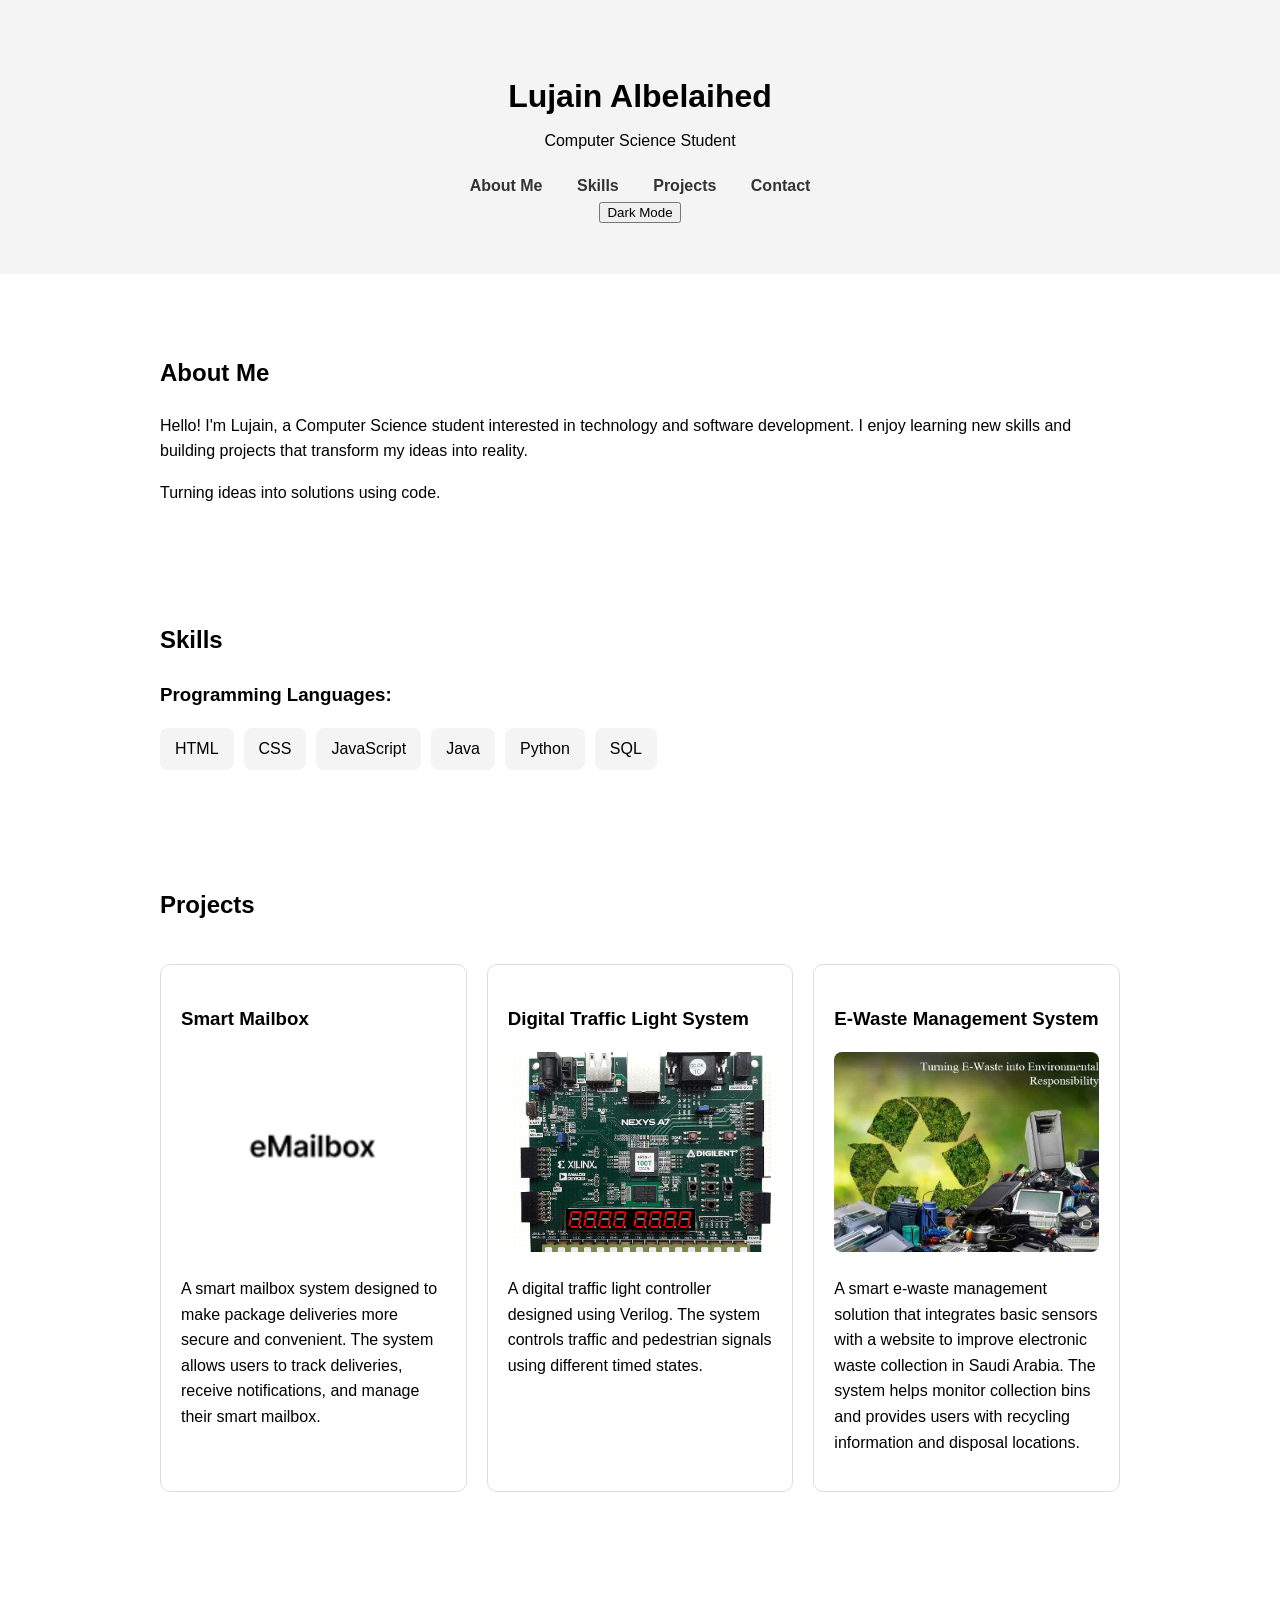
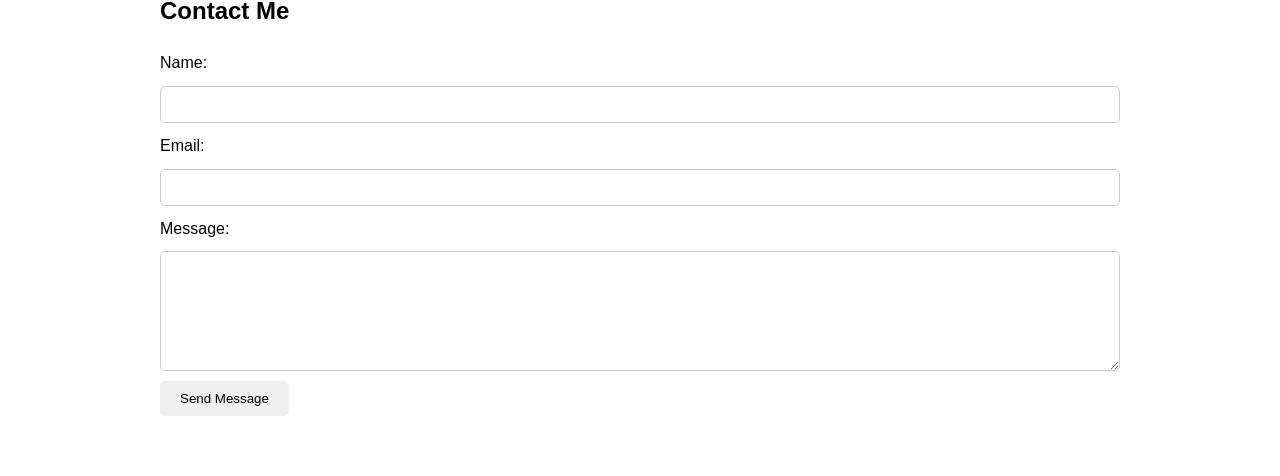
<file: index.html>
<!DOCTYPE html>
<html lang="en">

<head>
    <meta charset="UTF-8">
    <meta name="viewport" content="width=device-width, initial-scale=1.0">
    <title>Lujain's Portfolio</title>
    <link rel="stylesheet" href="css/styles.css">
</head>

<body>
    <header>
        <h1>Lujain Albelaihed</h1>
        <p>Computer Science Student</p>

        <nav>
            <a href="#about">About Me</a>
            <a href="#skills">Skills</a>
            <a href="#projects">Projects</a>
            <a href="#contact">Contact</a>
        </nav>

        <button id="theme-toggle">Dark Mode</button>

    </header>
    <main>

        <section id="about">
            <h2>About Me</h2>

            <p>
                Hello! I'm Lujain, a Computer Science student interested in
                technology and software development. I enjoy learning new skills
                and building projects that transform my ideas into reality.
            </p>

            <p>Turning ideas into solutions using code.</p>
        </section>

        <section id="skills">
            <h2>Skills</h2>
            <h3>Programming Languages:</h3>
            <ul>
                <li>HTML</li>
                <li>CSS</li>
                <li>JavaScript</li>
                <li>Java</li>
                <li>Python</li>
                <li>SQL</li>
            </ul>
        </section>

        <section id="projects">
            <h2>Projects</h2>
            <div class="project">
                <h3>Smart Mailbox</h3>

                <img src="assets/images/smart-mailbox.jpg" alt="Smart Mailbox Project">

                <p>
                    A smart mailbox system designed to make package deliveries
                    more secure and convenient. The system allows users to track
                    deliveries, receive notifications, and manage their smart mailbox.
                </p>
            </div>
            <div class="project">
                <h3>Digital Traffic Light System</h3>

                <img src="assets/images/traffic-light.gif" alt="Digital Traffic Light System Project">

                <p>
                    A digital traffic light controller designed using Verilog.
                    The system controls traffic and pedestrian signals using
                    different timed states.
                </p>
            </div>
            <div class="project">
                <h3>E-Waste Management System</h3>

                <img src="assets/images/e-waste.jpeg" alt="E-Waste Management System Project">

                <p>
                    A smart e-waste management solution that integrates basic sensors
                    with a website to improve electronic waste collection in Saudi Arabia.
                    The system helps monitor collection bins and provides users with
                    recycling information and disposal locations.
                </p>
            </div>
        </section>

        <section id="contact">
            <h2>Contact Me</h2>

            <form>
                <label for="name">Name:</label>
                <input type="text" id="name" name="name">

                <label for="email">Email:</label>
                <input type="email" id="email" name="email">

                <label for="message">Message:</label>
                <textarea id="message" name="message"></textarea>

                <button type="submit">Send Message</button>
            </form>
        </section>

    </main>

    <button id="back-to-top">Back to Top</button>

    <script src="js/script.js"></script>
</body>

</html>
</file>
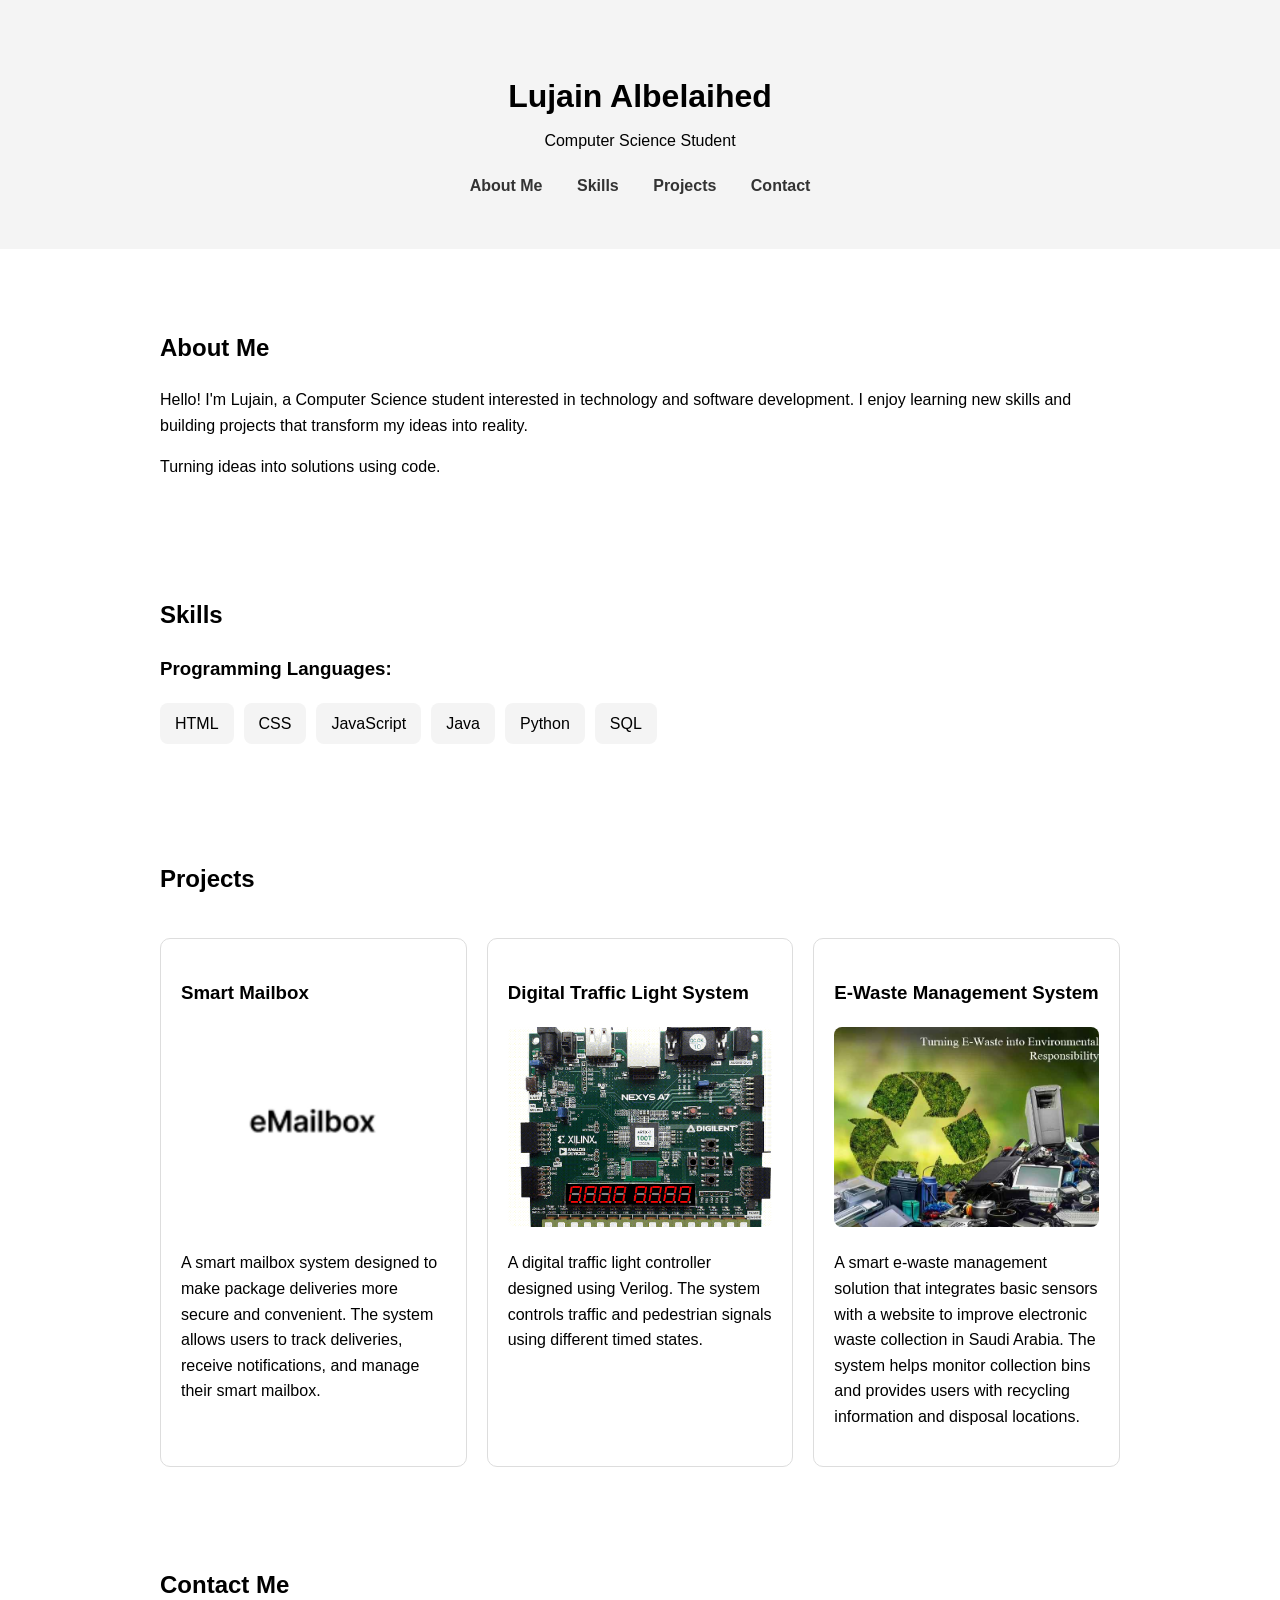
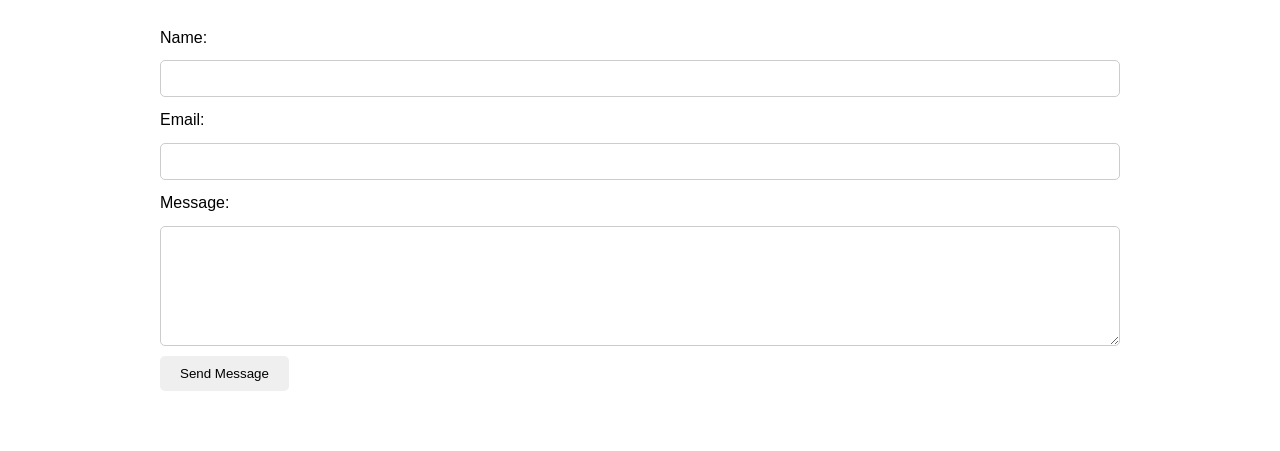
<file: assignment-1/index.html>
<!DOCTYPE html>
<html lang="en">

<head>
    <meta charset="UTF-8">
    <meta name="viewport" content="width=device-width, initial-scale=1.0">
    <title>Lujain's Portfolio</title>
    <link rel="stylesheet" href="css/styles.css">
</head>

<body>
    <header>
        <h1>Lujain Albelaihed</h1>
        <p>Computer Science Student</p>

        <nav>
            <a href="#about">About Me</a>
            <a href="#skills">Skills</a>
            <a href="#projects">Projects</a>
            <a href="#contact">Contact</a>
        </nav>
    </header>
    <main>

        <section id="about">
            <h2>About Me</h2>

            <p>
                Hello! I'm Lujain, a Computer Science student interested in
                technology and software development. I enjoy learning new skills
                and building projects that transform my ideas into reality.
            </p>

            <p>Turning ideas into solutions using code.</p>
        </section>

        <section id="skills">
            <h2>Skills</h2>
            <h3>Programming Languages:</h3>
            <ul>
                <li>HTML</li>
                <li>CSS</li>
                <li>JavaScript</li>
                <li>Java</li>
                <li>Python</li>
                <li>SQL</li>
            </ul>
        </section>

        <section id="projects">
            <h2>Projects</h2>
            <div class="project">
                <h3>Smart Mailbox</h3>

                <img src="assets/images/smart-mailbox.jpg" alt="Smart Mailbox Project">

                <p>
                    A smart mailbox system designed to make package deliveries
                    more secure and convenient. The system allows users to track
                    deliveries, receive notifications, and manage their smart mailbox.
                </p>
            </div>
            <div class="project">
                <h3>Digital Traffic Light System</h3>

                <img src="assets/images/traffic-light.gif" alt="Digital Traffic Light System Project">

                <p>
                    A digital traffic light controller designed using Verilog.
                    The system controls traffic and pedestrian signals using
                    different timed states.
                </p>
            </div>
            <div class="project">
                <h3>E-Waste Management System</h3>

                <img src="assets/images/e-waste.jpeg" alt="E-Waste Management System Project">

                <p>
                    A smart e-waste management solution that integrates basic sensors
                    with a website to improve electronic waste collection in Saudi Arabia.
                    The system helps monitor collection bins and provides users with
                    recycling information and disposal locations.
                </p>
            </div>
        </section>

        <section id="contact">
            <h2>Contact Me</h2>

            <form>
                <label for="name">Name:</label>
                <input type="text" id="name" name="name">

                <label for="email">Email:</label>
                <input type="email" id="email" name="email">

                <label for="message">Message:</label>
                <textarea id="message" name="message"></textarea>

                <button type="submit">Send Message</button>
            </form>
        </section>

    </main>
</body>

</html>
</file>
<file: css/styles.css>
* {
    box-sizing: border-box;
}

body {
    margin: 0;
    font-family: Arial, sans-serif;
    line-height: 1.6;
}

header {
    text-align: center;
    background-color: #f4f4f4;
    padding: 50px 20px;
}

main {
    max-width: 1000px;
    margin: auto;
    padding: 20px;
}

section {
    padding: 40px 0;
}
header h1 {
    margin-bottom: 5px;
}

header p {
    margin-top: 0;
}

nav {
    margin-top: 20px;
}

nav a {
    text-decoration: none;
    margin: 0 15px;
    color: #333;
    font-weight: bold;
}

nav a:hover {
    text-decoration: underline;
}

#skills ul {
    list-style: none;
    padding: 0;
    display: flex;
    flex-wrap: wrap;
    gap: 10px;
}

#skills li {
    background-color: #f4f4f4;
    padding: 8px 15px;
    border-radius: 8px;
}

#projects {
    display: flex;
    flex-wrap: wrap;
    gap: 20px;
}

#projects h2 {
    width: 100%;
}

.project {
    flex: 1;
    min-width: 250px;
    border: 1px solid #ddd;
    border-radius: 10px;
    padding: 20px;
}

.project img {
    width: 100%;
    height: 200px;
    object-fit: cover;
    border-radius: 8px;
}


form {
    display: flex;
    flex-direction: column;
    gap: 10px;
}

form input,
form textarea {
    width: 100%;
    padding: 10px;
    border: 1px solid #ccc;
    border-radius: 5px;
    font-family: inherit;
}

form textarea {
    min-height: 120px;
    resize: vertical;
}

form button {
    padding: 10px 20px;
    border: none;
    border-radius: 5px;
    cursor: pointer;
    width: fit-content;
}

body.dark-mode {
    background-color: #1e1e1e;
    color: #f4f4f4;
}

body.dark-mode header {
    background-color: #2b2b2b;
}

body.dark-mode nav a {
    color: #f4f4f4;
}

body.dark-mode #skills li {
    background-color: #333;
}

body.dark-mode .project {
    border-color: #555;
}

#back-to-top {
    display: none;
    position: fixed;
    bottom: 20px;
    right: 20px;
    padding: 10px 15px;
    border: none;
    border-radius: 5px;
    cursor: pointer;
}

@media (max-width: 768px) {
    header {
        padding: 30px 15px;
    }

    nav {
        display: flex;
        flex-direction: column;
        gap: 10px;
    }

    nav a {
        margin: 0;
    }

    main {
        padding: 15px;
    }

    .project {
        min-width: 100%;
    }
}
</file>
<file: assignment-1/css/styles.css>
* {
    box-sizing: border-box;
}

body {
    margin: 0;
    font-family: Arial, sans-serif;
    line-height: 1.6;
}

header {
    text-align: center;
    background-color: #f4f4f4;
    padding: 50px 20px;
}

main {
    max-width: 1000px;
    margin: auto;
    padding: 20px;
}

section {
    padding: 40px 0;
}
header h1 {
    margin-bottom: 5px;
}

header p {
    margin-top: 0;
}

nav {
    margin-top: 20px;
}

nav a {
    text-decoration: none;
    margin: 0 15px;
    color: #333;
    font-weight: bold;
}

nav a:hover {
    text-decoration: underline;
}

#skills ul {
    list-style: none;
    padding: 0;
    display: flex;
    flex-wrap: wrap;
    gap: 10px;
}

#skills li {
    background-color: #f4f4f4;
    padding: 8px 15px;
    border-radius: 8px;
}

#projects {
    display: flex;
    flex-wrap: wrap;
    gap: 20px;
}

#projects h2 {
    width: 100%;
}

.project {
    flex: 1;
    min-width: 250px;
    border: 1px solid #ddd;
    border-radius: 10px;
    padding: 20px;
}

.project img {
    width: 100%;
    height: 200px;
    object-fit: cover;
    border-radius: 8px;
}


form {
    display: flex;
    flex-direction: column;
    gap: 10px;
}

form input,
form textarea {
    width: 100%;
    padding: 10px;
    border: 1px solid #ccc;
    border-radius: 5px;
    font-family: inherit;
}

form textarea {
    min-height: 120px;
    resize: vertical;
}

form button {
    padding: 10px 20px;
    border: none;
    border-radius: 5px;
    cursor: pointer;
    width: fit-content;
}

@media (max-width: 768px) {
    header {
        padding: 30px 15px;
    }

    nav {
        display: flex;
        flex-direction: column;
        gap: 10px;
    }

    nav a {
        margin: 0;
    }

    main {
        padding: 15px;
    }

    .project {
        min-width: 100%;
    }
}
</file>
